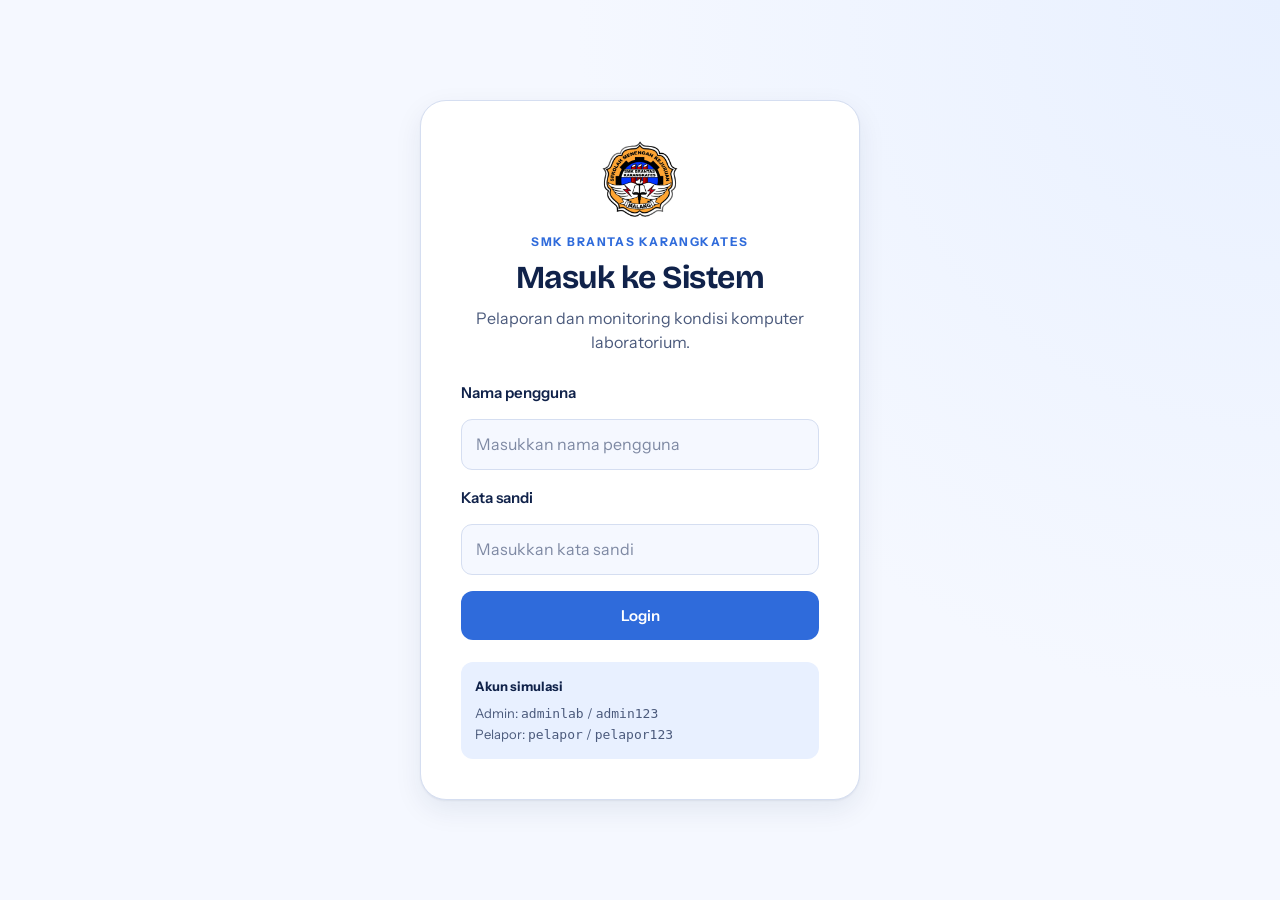
<file: index.html>
<!DOCTYPE html>
<html lang="id">
<head>
    <meta charset="UTF-8">
    <meta name="viewport" content="width=device-width, initial-scale=1.0">
    <title>Pelaporan Komputer Lab | SMK Brantas Karangkates</title>
    <meta name="description" content="Lihat kondisi komputer di lab SMK Brantas Karangkates dan laporkan komputer yang bermasalah.">
    <link rel="icon" href="img/logo1.png">
    <link rel="preconnect" href="https://fonts.googleapis.com">
    <link rel="preconnect" href="https://fonts.gstatic.com" crossorigin>
    <link href="https://fonts.googleapis.com/css2?family=Bricolage+Grotesque:opsz,wght@12..96,500..800&family=Instrument+Sans:wght@400..700&display=swap" rel="stylesheet">
    <link rel="stylesheet" href="style.css">
</head>
<body data-page="home">

    <div id="loading-screen">
        <img src="img/logo1.png" alt="Logo SMK Brantas Karangkates" class="loading-logo">
        <div class="loading-spinner"></div>
        <p class="loading-text">Memuat halaman...</p>
    </div>

    <header class="site-header">
        <div class="wrap header-in">
            <a class="brand" href="index.html">
                <img src="img/logo1.png" alt="" width="44" height="44">
                <span class="brand-text">
                    <strong>Pelaporan Komputer</strong>
                    <small>SMK Brantas Karangkates</small>
                </span>
            </a>
            <nav class="nav" aria-label="Menu utama">
                <a href="index.html" aria-current="page">Beranda</a>
                <a href="list.html">Lihat</a>
                <a href="form.html" class="nav-cta">Lapor</a>
            </nav>
        </div>
    </header>

    <main>
        <section class="hero">
            <div class="wrap">
                <h1>Cek komputer lab, laporkan yang bermasalah.</h1>
                <p class="hero-lead">Lihat komputer mana yang baik, sedang diperbaiki, atau rusak sebelum kelas dimulai. Menemukan masalah? Kirim laporan dalam satu menit.</p>

                <div class="menu-grid">
                    <a class="menu-card lihat" href="list.html">
                        <span class="menu-go"><svg viewBox="0 0 24 24" aria-hidden="true"><path d="M5 12h14M13 6l6 6-6 6"/></svg></span>
                        <span class="menu-icon"><svg viewBox="0 0 64 64" aria-hidden="true"><rect x="4" y="10" width="38" height="26" rx="3.5"/><path d="M23 36v9M13 46h20"/><rect x="42" y="18" width="16" height="34" rx="3.5"/><rect x="46.5" y="23" width="7" height="7" rx="1.5"/><path d="M50 43h.01"/></svg></span>
                        <div>
                            <h2>Lihat</h2>
                            <p>Cek kondisi komputer di setiap lab.</p>
                        </div>
                    </a>
                    <a class="menu-card lapor" href="form.html">
                        <span class="menu-go"><svg viewBox="0 0 24 24" aria-hidden="true"><path d="M5 12h14M13 6l6 6-6 6"/></svg></span>
                        <span class="menu-icon"><svg viewBox="0 0 64 64" aria-hidden="true"><path d="M26 56h-8a4 4 0 0 1-4-4V12a4 4 0 0 1 4-4h18l12 12v8"/><path d="M36 8v12h12"/><path d="M48 32l8 8-20 20-10 2 2-10z"/></svg></span>
                        <div>
                            <h2>Lapor</h2>
                            <p>Kirim laporan komputer yang rusak.</p>
                        </div>
                    </a>
                </div>

                <section class="summary" aria-labelledby="sumTitle">
                    <div class="summary-head">
                        <h2 id="sumTitle">Kondisi seluruh komputer</h2>
                        <a href="list.html">Lihat per lab</a>
                    </div>
                    <div id="summaryBar" class="bar" role="img" aria-label="Ringkasan kondisi komputer"></div>
                    <ul id="summaryLegend" class="summary-legend"></ul>
                </section>
            </div>
        </section>
    </main>

    <footer class="site-footer">
        <div class="wrap">
            <div class="f-bottom">Copyright &copy;2026 - Kelompok 7</div>
        </div>
    </footer>
    <script src="data.js"></script>
    <script src="script.js" defer></script>
</body>
</html>
</file>
<file: style.css>
/* =====================================================================
   Pelaporan Komputer Lab — SMK Brantas Karangkates
   Tema: biru & oranye dari logo sekolah. Mengikuti mode terang/gelap perangkat.
   ===================================================================== */

:root {
    --bg: #F5F8FF;
    --surface: #FFFFFF;
    --tint: #E8F0FF;
    --ink: #10224A;
    --ink-2: #4B5A7C;
    --line: #D5DEF1;

    --brand: #2F6BDB;
    --brand-hover: #2459BD;
    --on-brand: #FFFFFF;
    --amber: #F5A524;
    --on-amber: #2B1B00;

    /* status komputer */
    --ok: #168A4F;        --on-ok: #FFFFFF;   --ok-soft: #E1F5E9;
    --warn: #F4B731;      --on-warn: #3A2900; --warn-soft: #FFF1CC;
    --bad: #D6353B;       --on-bad: #FFFFFF;  --bad-soft: #FDE6E7;

    --shadow: 0 1px 2px rgba(16, 34, 74, .06), 0 10px 28px rgba(16, 34, 74, .08);
    --radius: 18px;

    --font-head: 'Bricolage Grotesque', 'Segoe UI', system-ui, sans-serif;
    --font-body: 'Instrument Sans', 'Segoe UI', system-ui, -apple-system, Roboto, sans-serif;

    color-scheme: light dark;
}

@media (prefers-color-scheme: dark) {
    :root {
        --bg: #0B1226;
        --surface: #121B36;
        --tint: #1A2750;
        --ink: #EEF2FF;
        --ink-2: #A3B0D0;
        --line: #26345E;

        --brand: #6C98F5;
        --brand-hover: #8DB0FA;
        --on-brand: #0B1226;

        --ok: #2DBE73;   --on-ok: #04210F;   --ok-soft: #12301F;
        --warn: #F4B731; --on-warn: #3A2900; --warn-soft: #3A2E10;
        --bad: #EF5A5F;  --on-bad: #2B0507;  --bad-soft: #3D1619;

        --shadow: 0 1px 2px rgba(0, 0, 0, .3), 0 10px 28px rgba(0, 0, 0, .35);
    }
}

*, *::before, *::after { box-sizing: border-box; }
* { margin: 0; }

html { -webkit-text-size-adjust: 100%; }

body {
    min-height: 100vh;
    min-height: 100dvh;
    display: flex;
    flex-direction: column;
    background: var(--bg);
    color: var(--ink);
    font-family: var(--font-body);
    font-size: 16px;
    line-height: 1.55;
    -webkit-font-smoothing: antialiased;
}

main { flex: 1; }

img, svg { display: block; max-width: 100%; }
a { color: inherit; }
button { font: inherit; color: inherit; }

h1, h2, h3 {
    font-family: var(--font-head);
    line-height: 1.12;
    letter-spacing: -0.015em;
    font-weight: 700;
}

:focus-visible {
    outline: 3px solid var(--brand);
    outline-offset: 3px;
    border-radius: 8px;
}

.wrap {
    width: 100%;
    max-width: 1080px;
    margin-inline: auto;
    padding-inline: clamp(16px, 4vw, 32px);
}

.sr-only {
    position: absolute; width: 1px; height: 1px; overflow: hidden;
    clip: rect(0 0 0 0); white-space: nowrap;
}

/* ===== TOMBOL ===== */
.btn {
    display: inline-flex; align-items: center; justify-content: center; gap: 8px;
    padding: 12px 20px;
    border: 1.5px solid transparent;
    border-radius: 12px;
    background: var(--brand);
    color: var(--on-brand);
    font-weight: 600;
    font-size: 15px;
    text-decoration: none;
    cursor: pointer;
    transition: background-color .18s ease, transform .1s ease, border-color .18s ease;
}
.btn:hover { background: var(--brand-hover); }
.btn:active { transform: scale(.98); }
.btn svg { width: 18px; height: 18px; }

.btn-ghost {
    background: var(--surface);
    color: var(--ink);
    border-color: var(--line);
}
.btn-ghost:hover { background: var(--tint); }

.btn[disabled] { opacity: .6; cursor: wait; }

/* ===== HEADER ===== */
.site-header {
    position: sticky; top: 0; z-index: 50;
    background: color-mix(in srgb, var(--tint) 92%, transparent);
    -webkit-backdrop-filter: blur(10px);
    backdrop-filter: blur(10px);
    border-bottom: 1px solid var(--line);
}
.header-in {
    display: flex; align-items: center; justify-content: space-between;
    gap: 16px; min-height: 68px;
}
.brand { display: flex; align-items: center; gap: 12px; text-decoration: none; min-width: 0; }
.brand img { width: 44px; height: 44px; object-fit: contain; flex: none; border-radius: 10px; }
.brand-text { display: flex; flex-direction: column; line-height: 1.2; min-width: 0; }
.brand-text strong { font-family: var(--font-head); font-size: 17px; font-weight: 700; }
.brand-text small { font-size: 13px; color: var(--ink-2); }

.nav { display: flex; align-items: center; gap: 4px; margin-left: auto; }
.nav a {
    padding: 8px 14px;
    border-radius: 10px;
    text-decoration: none;
    font-size: 15px;
    font-weight: 500;
    color: var(--ink-2);
    transition: background-color .15s ease, color .15s ease;
}
.nav a:hover { background: var(--surface); color: var(--ink); }
.nav a[aria-current="page"] { color: var(--ink); font-weight: 700; background: var(--surface); }
.nav a.nav-cta { background: var(--amber); color: var(--on-amber); font-weight: 700; }
.nav a.nav-cta:hover { filter: brightness(1.05); }

@media (max-width: 560px) {
    .brand-text small { display: none; }
    .nav a { padding: 8px 10px; font-size: 14px; }
}
@media (max-width: 400px) {
    .nav a:first-child { display: none; }
}

/* ===== FOOTER ===== */
.site-footer {
    margin-top: 64px;
    background: var(--ink);
    color: #DCE5FA;
    border-top: 6px solid var(--amber);
}
@media (prefers-color-scheme: dark) {
    .site-footer { background: #070C1C; }
}
.footer-grid {
    display: grid;
    grid-template-columns: 1.4fr 1fr 1fr;
    gap: 32px;
    padding-block: 40px 28px;
}
.f-brand { display: flex; gap: 14px; align-items: flex-start; }
.f-brand img { width: 52px; height: 52px; object-fit: contain; flex: none; border-radius: 12px; }
.f-brand strong { display: block; font-family: var(--font-head); font-size: 18px; color: #fff; }
.f-brand p { font-size: 14px; margin-top: 6px; color: #B6C4E6; max-width: 38ch; }

.site-footer h2 { font-size: 15px; color: #fff; margin-bottom: 12px; }
.site-footer ul { list-style: none; padding: 0; display: grid; gap: 8px; font-size: 14px; }
.site-footer a { color: #DCE5FA; text-decoration: none; }
.site-footer a:hover { color: #fff; text-decoration: underline; text-underline-offset: 3px; }
.site-footer :focus-visible { outline-color: var(--amber); }

.f-legend li { display: flex; align-items: center; gap: 10px; }
.swatch { width: 14px; height: 14px; border-radius: 5px; flex: none; }
.swatch.baik { background: var(--ok); }
.swatch.diperbaiki { background: var(--warn); }
.swatch.rusak { background: var(--bad); }
.site-footer .swatch.baik { background: #2DBE73; }
.site-footer .swatch.rusak { background: #EF5A5F; }

.f-bottom {
    border-top: 1px solid rgba(255, 255, 255, .12);
    padding-block: 18px 22px;
    font-size: 13px;
    color: #9FB0D8;
    text-align: center;
}

@media (max-width: 760px) {
    .footer-grid { grid-template-columns: 1fr; gap: 28px; }
}

/* ===== LOADING SCREEN (hanya di beranda) ===== */
#loading-screen {
    position: fixed; inset: 0; z-index: 9999;
    display: flex; flex-direction: column; align-items: center; justify-content: center;
    background: var(--bg);
    transition: opacity .5s ease, visibility .5s ease;
}
#loading-screen.hidden { opacity: 0; visibility: hidden; }
.loading-logo { width: 104px; height: 104px; object-fit: contain; animation: pulse 1.4s ease-in-out infinite; }
.loading-spinner {
    margin-top: 26px; width: 34px; height: 34px;
    border: 4px solid var(--line); border-top-color: var(--brand);
    border-radius: 50%; animation: spin .8s linear infinite;
}
.loading-text { margin-top: 14px; font-size: 14px; color: var(--ink-2); }
@keyframes pulse { 0%, 100% { transform: scale(1); opacity: 1; } 50% { transform: scale(1.07); opacity: .75; } }
@keyframes spin { to { transform: rotate(360deg); } }

/* ===== BERANDA ===== */
.hero { position: relative; padding-block: clamp(36px, 7vw, 72px) 8px; overflow: hidden; }
.hero::before {
    content: ''; position: absolute; inset: 0; z-index: -1;
    background-image: radial-gradient(var(--line) 1.3px, transparent 1.5px);
    background-size: 22px 22px;
    -webkit-mask-image: linear-gradient(to bottom, #000 0%, transparent 85%);
    mask-image: linear-gradient(to bottom, #000 0%, transparent 85%);
}
.hero h1 { font-size: clamp(32px, 5.4vw, 56px); max-width: 17ch; }
.hero-lead { margin-top: 16px; max-width: 52ch; font-size: clamp(16px, 2vw, 18px); color: var(--ink-2); }

.menu-grid {
    display: grid; grid-template-columns: repeat(2, 1fr);
    gap: clamp(14px, 3vw, 28px);
    margin-top: clamp(28px, 5vw, 48px);
}
.menu-card {
    position: relative;
    display: flex; flex-direction: column; justify-content: space-between;
    min-height: clamp(190px, 28vw, 290px);
    padding: clamp(20px, 3vw, 30px);
    border-radius: 26px;
    text-decoration: none;
    box-shadow: var(--shadow);
    transition: transform .2s ease, box-shadow .2s ease;
}
.menu-card:hover { transform: translateY(-4px); box-shadow: 0 2px 4px rgba(16, 34, 74, .08), 0 18px 36px rgba(16, 34, 74, .16); }
.menu-card:active { transform: translateY(-1px); }
.menu-card.lihat { background: #2F6BDB; color: #fff; }
.menu-card.lapor { background: var(--amber); color: var(--on-amber); }
.menu-card:focus-visible { outline-color: var(--ink); outline-offset: 4px; border-radius: 26px; }
.menu-icon { width: clamp(64px, 9vw, 104px); height: clamp(64px, 9vw, 104px); }
.menu-icon * { fill: none; stroke: currentColor; stroke-width: 3.6; stroke-linecap: round; stroke-linejoin: round; }
.menu-card h2 { font-size: clamp(34px, 5vw, 52px); letter-spacing: -0.02em; }
.menu-card p { font-size: clamp(14px, 1.6vw, 16px); margin-top: 4px; opacity: .92; max-width: 28ch; }
.menu-go {
    position: absolute; top: clamp(18px, 3vw, 28px); right: clamp(18px, 3vw, 28px);
    width: 40px; height: 40px; border-radius: 50%;
    display: grid; place-items: center;
    background: rgba(255, 255, 255, .22);
    transition: transform .2s ease;
}
.menu-card.lapor .menu-go { background: rgba(43, 27, 0, .12); }
.menu-card:hover .menu-go { transform: translateX(3px); }
.menu-go svg { width: 20px; height: 20px; fill: none; stroke: currentColor; stroke-width: 2.4; stroke-linecap: round; stroke-linejoin: round; }

@media (max-width: 560px) {
    .menu-grid { gap: 12px; }
    .menu-card { min-height: 190px; border-radius: 22px; }
    .menu-card p { display: none; }
    .menu-go { width: 34px; height: 34px; }
}

/* ringkasan kondisi */
.summary {
    margin-top: clamp(28px, 4vw, 44px);
    padding: clamp(18px, 3vw, 28px);
    background: var(--surface);
    border: 1px solid var(--line);
    border-radius: var(--radius);
}
.summary-head { display: flex; flex-wrap: wrap; align-items: baseline; justify-content: space-between; gap: 6px 16px; }
.summary h2 { font-size: 20px; }
.summary-head a { font-size: 14px; font-weight: 600; color: var(--brand); text-underline-offset: 3px; }

.bar {
    display: flex; height: 14px; margin-top: 16px;
    border-radius: 99px; overflow: hidden; background: var(--line);
}
.bar span { display: block; height: 100%; }
.bar .baik { background: var(--ok); }
.bar .diperbaiki { background: var(--warn); }
.bar .rusak { background: var(--bad); }

.summary-legend { display: flex; flex-wrap: wrap; gap: 8px 28px; margin-top: 16px; list-style: none; padding: 0; }
.summary-legend li { display: flex; align-items: center; gap: 10px; font-size: 15px; color: var(--ink-2); }
.summary-legend strong { color: var(--ink); font-family: var(--font-head); font-size: 22px; font-weight: 700; }

/* ===== JUDUL HALAMAN DALAM ===== */
.page-head { padding-block: clamp(28px, 5vw, 52px) 8px; }
.page-head h1 { font-size: clamp(28px, 4.4vw, 42px); }
.page-head p { margin-top: 10px; color: var(--ink-2); max-width: 54ch; }

/* ===== DAFTAR LAB ===== */
.lab-list { list-style: none; padding: 0; display: grid; gap: 12px; margin-top: 28px; }
.lab-row {
    display: grid;
    grid-template-columns: auto 1fr auto auto;
    align-items: center; gap: 8px 18px;
    padding: 14px 18px;
    background: var(--surface);
    border: 1.5px solid var(--line);
    border-radius: 16px;
    text-decoration: none;
    transition: border-color .18s ease, background-color .18s ease, transform .18s ease;
}
.lab-row:hover { border-color: var(--brand); background: var(--tint); transform: translateX(3px); }
.lab-ico {
    width: 46px; height: 46px; border-radius: 13px;
    background: var(--brand); color: var(--on-brand);
    display: grid; place-items: center;
}
.lab-ico svg { width: 26px; height: 26px; fill: none; stroke: currentColor; stroke-width: 3.2; stroke-linecap: round; stroke-linejoin: round; }
.lab-name { font-family: var(--font-head); font-size: 22px; font-weight: 600; }
.lab-meta { display: flex; align-items: center; gap: 14px; }
.lab-meta .bar { width: 120px; height: 10px; margin: 0; }
.lab-flags { display: flex; gap: 12px; font-size: 14px; color: var(--ink-2); white-space: nowrap; min-width: 112px; }
.flag { display: inline-flex; align-items: center; gap: 6px; }
.flag i { width: 10px; height: 10px; border-radius: 3px; display: block; }
.flag.diperbaiki i { background: var(--warn); }
.flag.rusak i { background: var(--bad); }
.flag.baik i { background: var(--ok); }
.lab-chev { width: 22px; height: 22px; color: var(--ink-2); fill: none; stroke: currentColor; stroke-width: 2.4; stroke-linecap: round; stroke-linejoin: round; }

.hint-line { margin-top: 28px; color: var(--ink-2); font-size: 15px; }
.hint-line a { color: var(--brand); font-weight: 600; text-underline-offset: 3px; }

@media (max-width: 640px) {
    .lab-row { grid-template-columns: auto 1fr auto; padding: 12px 14px; }
    .lab-meta { grid-column: 2 / 3; grid-row: 2; flex-direction: column; align-items: flex-start; gap: 6px; }
    .lab-meta .bar { width: 100%; max-width: 180px; }
    .lab-name { font-size: 20px; }
    .lab-ico { grid-row: 1 / 3; }
    .lab-chev { grid-row: 1 / 3; grid-column: 3; }
}

/* ===== HALAMAN LAB ===== */
.lab-layout {
    display: grid;
    grid-template-columns: 250px 1fr;
    gap: clamp(20px, 4vw, 44px);
    padding-top: clamp(20px, 4vw, 40px);
    align-items: start;
}
.lab-side { position: sticky; top: 92px; display: grid; gap: 20px; }
.lab-side h1 { font-size: clamp(34px, 5vw, 48px); }
.lab-count { color: var(--ink-2); margin-top: 4px; }

.filters { display: grid; gap: 8px; }
.filters-title { font-size: 14px; font-weight: 600; color: var(--ink-2); }
.filter {
    display: flex; align-items: center; gap: 12px;
    width: 100%; padding: 10px 14px;
    background: var(--surface);
    border: 1.5px solid var(--line);
    border-radius: 12px;
    text-align: left; cursor: pointer;
    transition: border-color .15s ease, background-color .15s ease;
}
.filter:hover { border-color: var(--brand); }
.filter[aria-pressed="true"] { border-color: var(--brand); background: var(--tint); }
.filter .swatch { width: 18px; height: 18px; border-radius: 6px; }
.filter .f-label { flex: 1; font-size: 15px; font-weight: 500; }
.filter .f-num { font-family: var(--font-head); font-weight: 700; font-size: 18px; }
.filter-hint { font-size: 13px; color: var(--ink-2); }

.lab-switch { display: flex; gap: 8px; }
.lab-switch .btn { flex: 1; padding: 10px 12px; font-size: 14px; }
.lab-switch .btn[aria-disabled="true"] { opacity: .4; pointer-events: none; }

.room {
    background: var(--surface);
    border: 1px solid var(--line);
    border-radius: 28px;
    padding: clamp(18px, 4vw, 44px) clamp(14px, 3vw, 40px);
    display: flex; justify-content: center;
    box-shadow: var(--shadow);
    overflow-x: auto;
}
.plan {
    --seat: clamp(38px, 8.4vw, 62px);
    --gap: clamp(6px, 1.3vw, 12px);
    display: flex;
    gap: clamp(14px, 4.5vw, 52px);
}
.block {
    display: grid;
    grid-template-columns: repeat(var(--cols), var(--seat));
    grid-auto-rows: var(--seat);
    gap: var(--gap);
}

.seat {
    position: relative;
    width: var(--seat); height: var(--seat);
    display: grid; place-items: center;
    border: 0; border-radius: 14px;
    font-family: var(--font-head);
    font-size: clamp(15px, 2.4vw, 20px);
    font-weight: 600;
    cursor: pointer;
    transition: transform .15s ease, box-shadow .15s ease, opacity .2s ease;
    box-shadow: inset 0 -4px 0 rgba(0, 0, 0, .14);
}
.seat[data-status="baik"] { background: var(--ok); color: var(--on-ok); }
.seat[data-status="diperbaiki"] { background: var(--warn); color: var(--on-warn); }
.seat[data-status="rusak"] { background: var(--bad); color: var(--on-bad); }
.seat:hover { transform: translateY(-3px) scale(1.06); box-shadow: inset 0 -4px 0 rgba(0, 0, 0, .14), 0 8px 16px rgba(16, 34, 74, .22); }
.seat:active { transform: scale(.95); }
.seat.dim { opacity: .18; }

.seat-mark {
    position: absolute; top: -6px; right: -6px;
    width: 20px; height: 20px; border-radius: 50%;
    display: grid; place-items: center;
    background: var(--surface); color: var(--ink);
    box-shadow: 0 0 0 2px currentColor;
}
.seat[data-status="diperbaiki"] .seat-mark { color: #8A6100; }
.seat[data-status="rusak"] .seat-mark { color: var(--bad); }
@media (prefers-color-scheme: dark) { .seat[data-status="diperbaiki"] .seat-mark { color: var(--warn); } }
.seat-mark svg { width: 12px; height: 12px; fill: none; stroke: currentColor; stroke-width: 3; stroke-linecap: round; stroke-linejoin: round; }

/* animasi masuk: satu momen saat denah dibuka */
.plan.enter .seat { animation: seatIn .4s cubic-bezier(.2, .8, .3, 1) both; animation-delay: calc(var(--i) * 11ms); }
@keyframes seatIn { from { opacity: 0; transform: translateY(10px) scale(.8); } to { opacity: 1; transform: none; } }

@media (max-width: 820px) {
    .lab-layout { grid-template-columns: 1fr; }
    .lab-side { position: static; gap: 14px; }
    .lab-switch { display: none; }
    .filters { grid-template-columns: repeat(3, 1fr); gap: 8px; }
    .filters-title { grid-column: 1 / -1; }
    .filter { flex-direction: column; align-items: flex-start; gap: 4px; padding: 10px 12px; position: relative; }
    .filter .swatch { position: absolute; top: 12px; right: 12px; width: 14px; height: 14px; }
    .filter .f-num { order: 1; font-size: 22px; line-height: 1; }
    .filter .f-label { order: 2; font-size: 13px; line-height: 1.25; }
}
@media (max-width: 480px) {
    .seat { border-radius: 11px; }
    .seat-mark { width: 17px; height: 17px; top: -5px; right: -5px; }
    .seat-mark svg { width: 10px; height: 10px; }
}

/* ===== POP UP KOMPUTER ===== */
.pc-dialog {
    border: 0; padding: 0; background: transparent; color: inherit;
    width: min(520px, calc(100vw - 28px));
    max-width: none; max-height: calc(100dvh - 28px);
    margin: auto;
    overflow: visible;
}
.pc-dialog::backdrop { background: rgba(8, 16, 40, .55); -webkit-backdrop-filter: blur(3px); backdrop-filter: blur(3px); }
.pc-dialog[open] .pc-card { animation: popIn .24s cubic-bezier(.2, .9, .3, 1.2); }
@keyframes popIn { from { opacity: 0; transform: translateY(14px) scale(.94); } to { opacity: 1; transform: none; } }

.pc-card {
    position: relative;
    background: var(--surface);
    border-radius: 26px;
    padding: 36px clamp(20px, 5vw, 32px) 24px;
    box-shadow: 0 24px 60px rgba(0, 0, 0, .35);
    overflow: hidden;
    --accent: var(--ok);
}
.pc-card::before { content: ''; position: absolute; inset: 0 0 auto 0; height: 8px; background: var(--accent); }
.pc-card[data-status="diperbaiki"] { --accent: var(--warn); }
.pc-card[data-status="rusak"] { --accent: var(--bad); }

.pc-close {
    position: absolute; top: 14px; right: 14px;
    width: 40px; height: 40px; border-radius: 50%;
    border: 0; background: var(--tint); cursor: pointer;
    display: grid; place-items: center;
    transition: background-color .15s ease;
}
.pc-close:hover { background: var(--line); }
.pc-close svg { width: 18px; height: 18px; fill: none; stroke: currentColor; stroke-width: 2.6; stroke-linecap: round; }

.pc-title { display: flex; align-items: center; gap: 12px; font-size: clamp(28px, 6vw, 36px); padding-right: 48px; }
.pc-dot { width: 16px; height: 16px; border-radius: 50%; background: var(--ok); flex: none; }
.pc-card[data-status="diperbaiki"] .pc-dot { background: var(--warn); }
.pc-card[data-status="rusak"] .pc-dot { background: var(--bad); }
.pc-sub { color: var(--ink-2); font-size: 14px; margin-top: 2px; }

.pc-field { margin-top: 20px; }
.pc-field dt { font-size: 13px; font-weight: 600; color: var(--ink-2); margin-bottom: 6px; }
.pc-status {
    display: inline-flex; align-items: center; gap: 8px;
    padding: 6px 16px; border-radius: 99px;
    font-family: var(--font-head); font-size: 22px; font-weight: 700;
    background: var(--ok-soft); color: var(--ink);
}
.pc-status::before { content: ''; width: 12px; height: 12px; border-radius: 50%; background: var(--ok); }
.pc-card[data-status="diperbaiki"] .pc-status { background: var(--warn-soft); }
.pc-card[data-status="diperbaiki"] .pc-status::before { background: var(--warn); }
.pc-card[data-status="rusak"] .pc-status { background: var(--bad-soft); }
.pc-card[data-status="rusak"] .pc-status::before { background: var(--bad); }
.pc-note { font-size: 16px; max-width: 46ch; }

.pc-actions { display: flex; align-items: center; gap: 10px; margin-top: 26px; flex-wrap: wrap; }
.pc-actions .btn { flex: 1 1 auto; }
.pc-step {
    width: 46px; height: 46px; flex: none; padding: 0;
    border-radius: 12px; border: 1.5px solid var(--line); background: var(--surface);
    display: grid; place-items: center; cursor: pointer;
    transition: background-color .15s ease;
}
.pc-step:hover:not([disabled]) { background: var(--tint); }
.pc-step[disabled] { opacity: .35; cursor: default; }
.pc-step svg { width: 20px; height: 20px; fill: none; stroke: currentColor; stroke-width: 2.6; stroke-linecap: round; stroke-linejoin: round; }

/* ===== FORM LAPORAN ===== */
.form-wrap { max-width: 680px; padding-top: clamp(24px, 4vw, 44px); }
.back-link {
    display: inline-flex; align-items: center; gap: 6px;
    font-size: 15px; font-weight: 600; color: var(--ink-2); text-decoration: none;
    margin-bottom: 18px;
}
.back-link:hover { color: var(--ink); }
.back-link svg { width: 18px; height: 18px; fill: none; stroke: currentColor; stroke-width: 2.4; stroke-linecap: round; stroke-linejoin: round; }

.card {
    background: var(--surface);
    border: 1px solid var(--line);
    border-radius: 24px;
    padding: clamp(22px, 4vw, 40px);
    box-shadow: var(--shadow);
}
.card-header { margin-bottom: 26px; }
.card-header h1 { font-size: clamp(26px, 4.4vw, 34px); }
.card-header p { margin-top: 8px; color: var(--ink-2); }

.form-group { margin-bottom: 20px; }
.form-group > label, .form-group > .label, fieldset legend {
    display: block; font-size: 15px; font-weight: 600; margin-bottom: 8px; padding: 0;
}
fieldset { border: 0; padding: 0; min-width: 0; }
.opt { font-weight: 400; color: var(--ink-2); }

.form-group input[type="text"],
.form-group input[type="number"],
.form-group select,
.form-group textarea {
    width: 100%;
    padding: 13px 14px;
    font: inherit; font-size: 16px;
    color: var(--ink);
    background: var(--bg);
    border: 1.5px solid var(--line);
    border-radius: 12px;
    transition: border-color .18s ease, box-shadow .18s ease, background-color .18s ease;
    -webkit-appearance: none; appearance: none;
}
.form-group input::placeholder, .form-group textarea::placeholder { color: color-mix(in srgb, var(--ink-2) 70%, transparent); }
.form-group input:focus, .form-group select:focus, .form-group textarea:focus {
    outline: none; border-color: var(--brand); background: var(--surface);
    box-shadow: 0 0 0 4px color-mix(in srgb, var(--brand) 22%, transparent);
}
.form-group select {
    padding-right: 40px; cursor: pointer;
    background-image: url("data:image/svg+xml,%3Csvg xmlns='http://www.w3.org/2000/svg' width='14' height='9' viewBox='0 0 14 9'%3E%3Cpath d='M1 1.5 7 7.5 13 1.5' fill='none' stroke='%236e7a99' stroke-width='2' stroke-linecap='round' stroke-linejoin='round'/%3E%3C/svg%3E");
    background-repeat: no-repeat; background-position: right 14px center;
}
.form-group textarea { resize: vertical; min-height: 110px; }

.row-2 { display: grid; grid-template-columns: 1fr 1fr; gap: 16px; }
@media (max-width: 520px) { .row-2 { grid-template-columns: 1fr; gap: 0; } }

/* pilihan tingkat kerusakan */
.choice-row { display: grid; grid-template-columns: repeat(3, 1fr); gap: 10px; }
.choice input { position: absolute; opacity: 0; pointer-events: none; }
.choice span {
    display: flex; flex-direction: column; gap: 2px;
    height: 100%; padding: 12px 14px;
    border: 1.5px solid var(--line); border-radius: 12px; background: var(--bg);
    cursor: pointer;
    transition: border-color .15s ease, background-color .15s ease;
}
.choice b { font-size: 16px; display: flex; align-items: center; gap: 8px; }
.choice b::before { content: ''; width: 10px; height: 10px; border-radius: 50%; }
.choice.ringan b::before { background: var(--ok); }
.choice.sedang b::before { background: var(--warn); }
.choice.parah b::before { background: var(--bad); }
.choice small { font-size: 13px; color: var(--ink-2); line-height: 1.35; }
.choice span:hover { border-color: var(--brand); }
.choice input:checked + span { border-color: var(--brand); background: var(--tint); box-shadow: 0 0 0 3px color-mix(in srgb, var(--brand) 22%, transparent); }
.choice input:focus-visible + span { outline: 3px solid var(--brand); outline-offset: 2px; }
@media (max-width: 520px) { .choice-row { grid-template-columns: 1fr; } }

.pc-hint {
    display: none; align-items: center; gap: 10px;
    margin-top: -4px; margin-bottom: 20px; padding: 10px 14px;
    border-radius: 12px; font-size: 14px; background: var(--tint);
}
.pc-hint.show { display: flex; }
.pc-hint i { width: 12px; height: 12px; border-radius: 50%; flex: none; background: var(--ok); }
.pc-hint[data-status="diperbaiki"] i { background: var(--warn); }
.pc-hint[data-status="rusak"] i { background: var(--bad); }

.form-error {
    display: none; margin-bottom: 16px; padding: 12px 14px;
    border-radius: 12px; background: var(--bad-soft); font-size: 14px;
    border: 1.5px solid var(--bad);
}
.form-error.show { display: block; }

.btn-submit { width: 100%; padding: 15px; font-size: 17px; border-radius: 14px; }

/* halaman berhasil */
.success { text-align: center; padding: clamp(28px, 6vw, 52px) clamp(20px, 5vw, 40px); }
.success-icon {
    width: 84px; height: 84px; border-radius: 50%;
    background: var(--ok); margin: 0 auto 22px;
    display: grid; place-items: center;
    animation: popCheck .5s cubic-bezier(.68, -.55, .27, 1.55);
}
@keyframes popCheck { from { transform: scale(0); } to { transform: scale(1); } }
.success-icon svg { width: 42px; height: 42px; fill: none; stroke: var(--on-ok); stroke-width: 3.2; stroke-linecap: round; stroke-linejoin: round; }
.success h2 { font-size: clamp(24px, 4vw, 30px); }
.success > p { margin-top: 10px; color: var(--ink-2); max-width: 44ch; margin-inline: auto; }
.receipt {
    margin: 24px auto 0; max-width: 360px; text-align: left;
    background: var(--bg); border: 1px dashed var(--line); border-radius: 14px;
    padding: 14px 18px; display: grid; gap: 6px; font-size: 15px;
}
.receipt div { display: flex; justify-content: space-between; gap: 16px; }
.receipt dt { color: var(--ink-2); }
.receipt dd { font-weight: 600; text-align: right; }
.success-actions { display: flex; flex-wrap: wrap; gap: 10px; justify-content: center; margin-top: 26px; }

/* ===== GERAK DIKURANGI ===== */
@media (prefers-reduced-motion: reduce) {
    *, *::before, *::after { animation-duration: .01ms !important; animation-iteration-count: 1 !important; animation-delay: 0ms !important; transition-duration: .01ms !important; }
}


/* ===== LOGIN & DASHBOARD ADMIN (SIMULASI) ===== */
.auth-wrap{flex:1;display:grid;place-items:center;padding:36px 16px;background:radial-gradient(circle at top right,var(--tint),transparent 45%)}
.auth-card{width:min(100%,440px);padding:clamp(24px,5vw,40px);background:var(--surface);border:1px solid var(--line);border-radius:26px;box-shadow:var(--shadow)}
.auth-logo{width:76px;height:76px;object-fit:contain;margin:0 auto 16px}
.auth-card .eyebrow,.eyebrow{font-size:12px;letter-spacing:.12em;font-weight:800;color:var(--brand);text-align:center}
.auth-card h1{text-align:center;font-size:32px;margin-top:8px}
.auth-desc{text-align:center;color:var(--ink-2);margin:10px 0 26px}
.auth-card .form-group{display:grid;gap:7px;margin-bottom:16px}
.auth-card input,.admin-section select{width:100%;padding:12px 14px;border:1.5px solid var(--line);border-radius:11px;background:var(--bg);color:var(--ink);font:inherit}
.auth-card input[aria-invalid="true"]{border-color:var(--bad);box-shadow:0 0 0 3px var(--bad-soft)}
.demo-account{margin-top:22px;padding:14px;background:var(--tint);border-radius:12px;font-size:13px;color:var(--ink-2)}
.demo-account strong{display:block;color:var(--ink);margin-bottom:6px}
.nav-logout{margin-left:8px;border:1px solid var(--line);background:var(--surface);border-radius:9px;padding:8px 12px;cursor:pointer;font-weight:600}
.admin-wrap{padding-bottom:40px}
.admin-section{margin:24px 0;padding:clamp(18px,3vw,28px);background:var(--surface);border:1px solid var(--line);border-radius:20px;box-shadow:var(--shadow)}
.admin-section h2{font-size:22px}
.admin-section-head{display:flex;justify-content:space-between;align-items:center;gap:16px;flex-wrap:wrap}
.admin-section-head p{color:var(--ink-2);font-size:14px;margin-top:5px}
.admin-section select{width:auto;min-width:140px}
.admin-summary{margin:18px 0;color:var(--ink-2);font-weight:600}
.admin-computer-grid{display:grid;grid-template-columns:repeat(auto-fill,minmax(150px,1fr));gap:10px}
.admin-pc{padding:13px;border:1px solid var(--line);border-radius:13px;display:grid;gap:8px}
.admin-pc strong{font-family:var(--font-head)}
.admin-status{font-size:12px;font-weight:700}
.status-baik{color:var(--ok)}.status-diperbaiki{color:#A87500}.status-rusak{color:var(--bad)}
.admin-pc .btn{font-size:12px;padding:8px 10px}
.table-scroll{overflow-x:auto;margin-top:18px}
.admin-table{width:100%;border-collapse:collapse;font-size:13px;min-width:760px}
.admin-table th,.admin-table td{padding:12px;text-align:left;border-bottom:1px solid var(--line);vertical-align:top}
.admin-table th{background:var(--tint);font-weight:700}
.admin-table select{max-width:130px;padding:7px;border:1px solid var(--line);border-radius:8px;background:var(--bg);color:var(--ink)}
@media(max-width:600px){.admin-section-head{align-items:stretch}.admin-section select{width:100%}}
</file>
